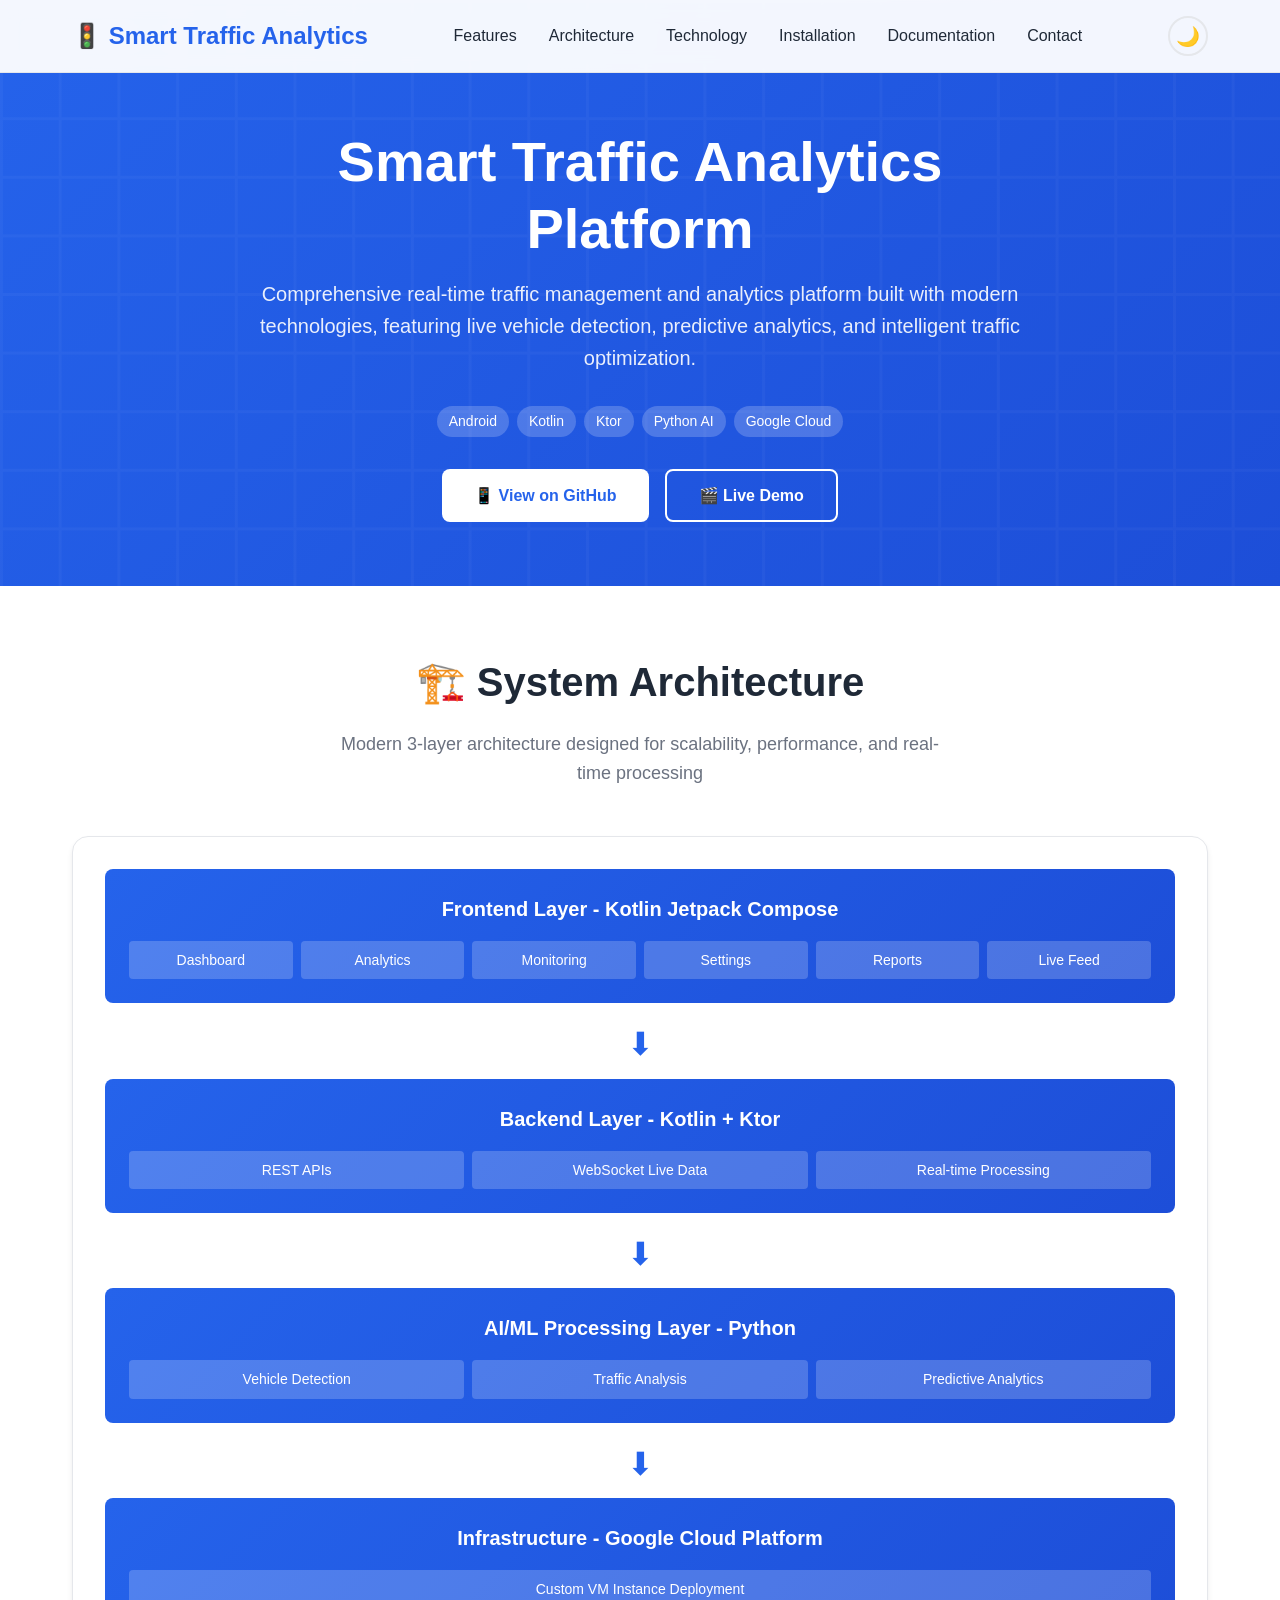
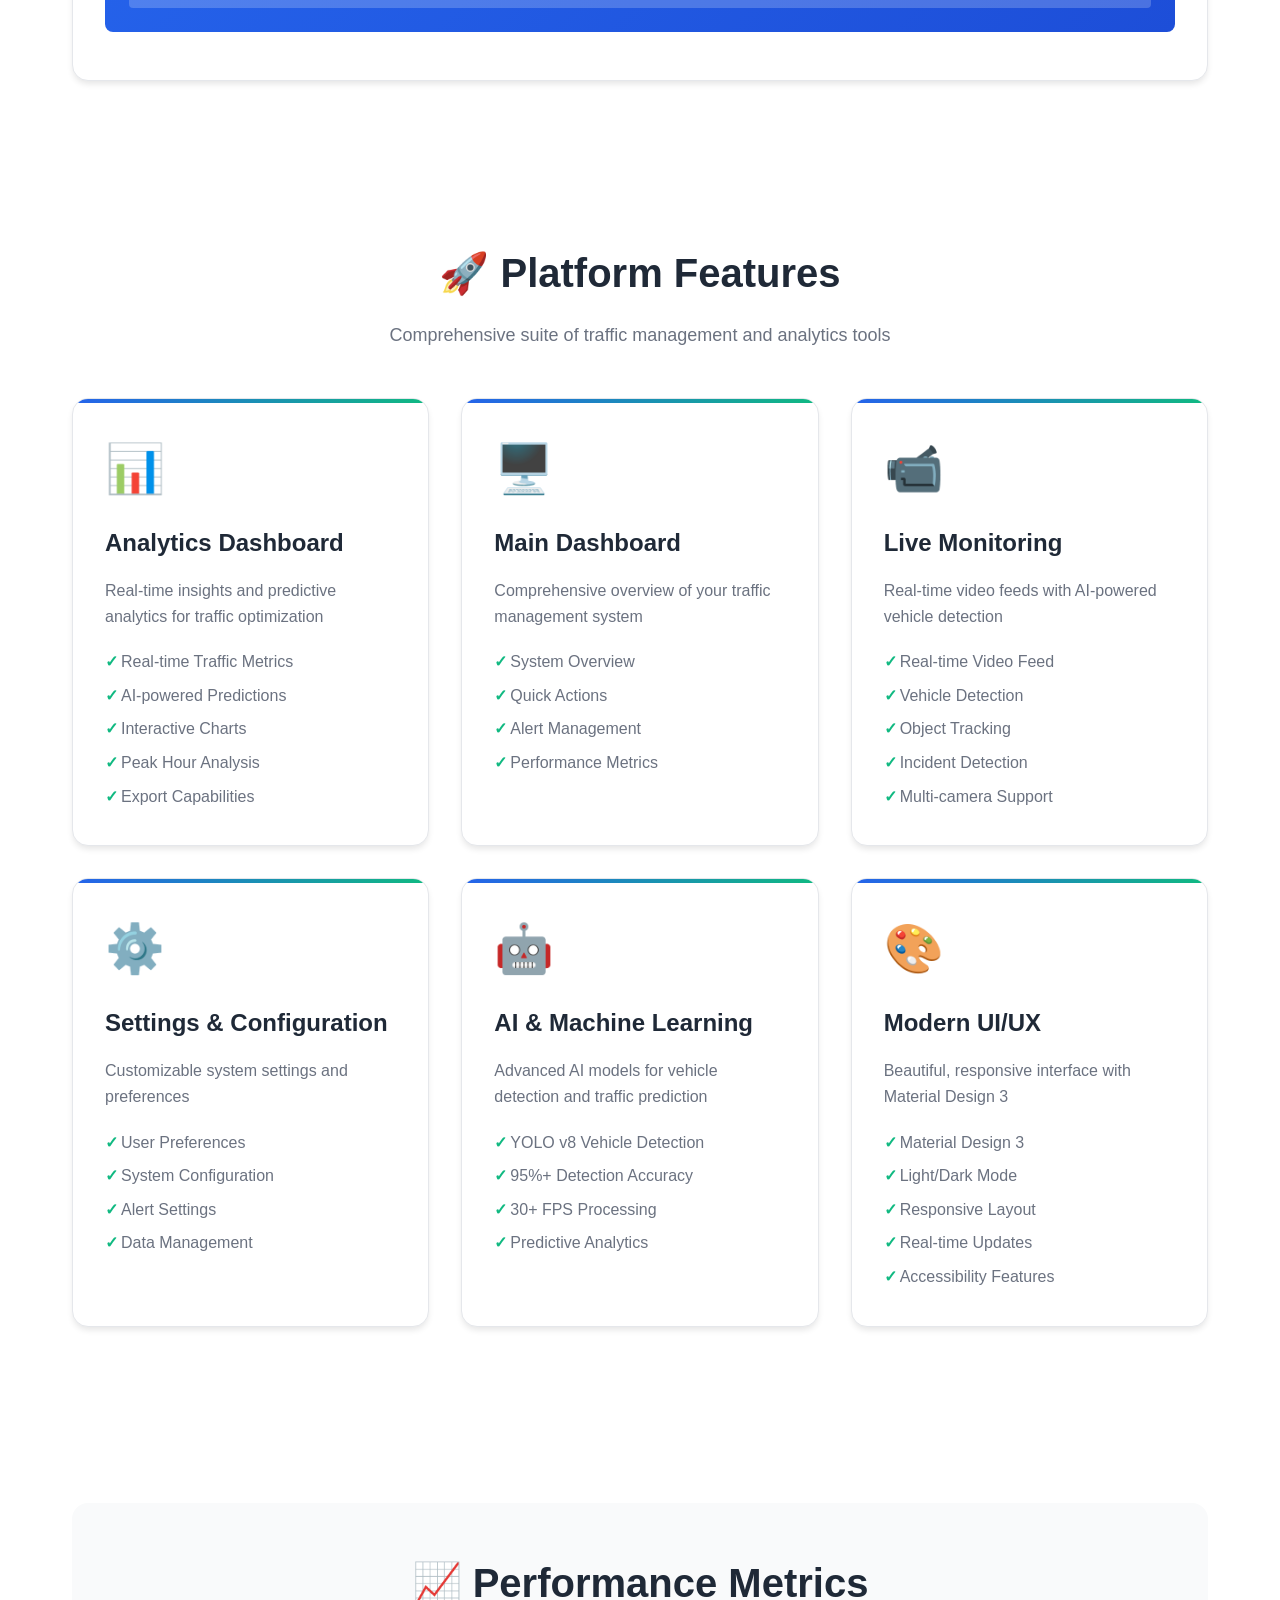
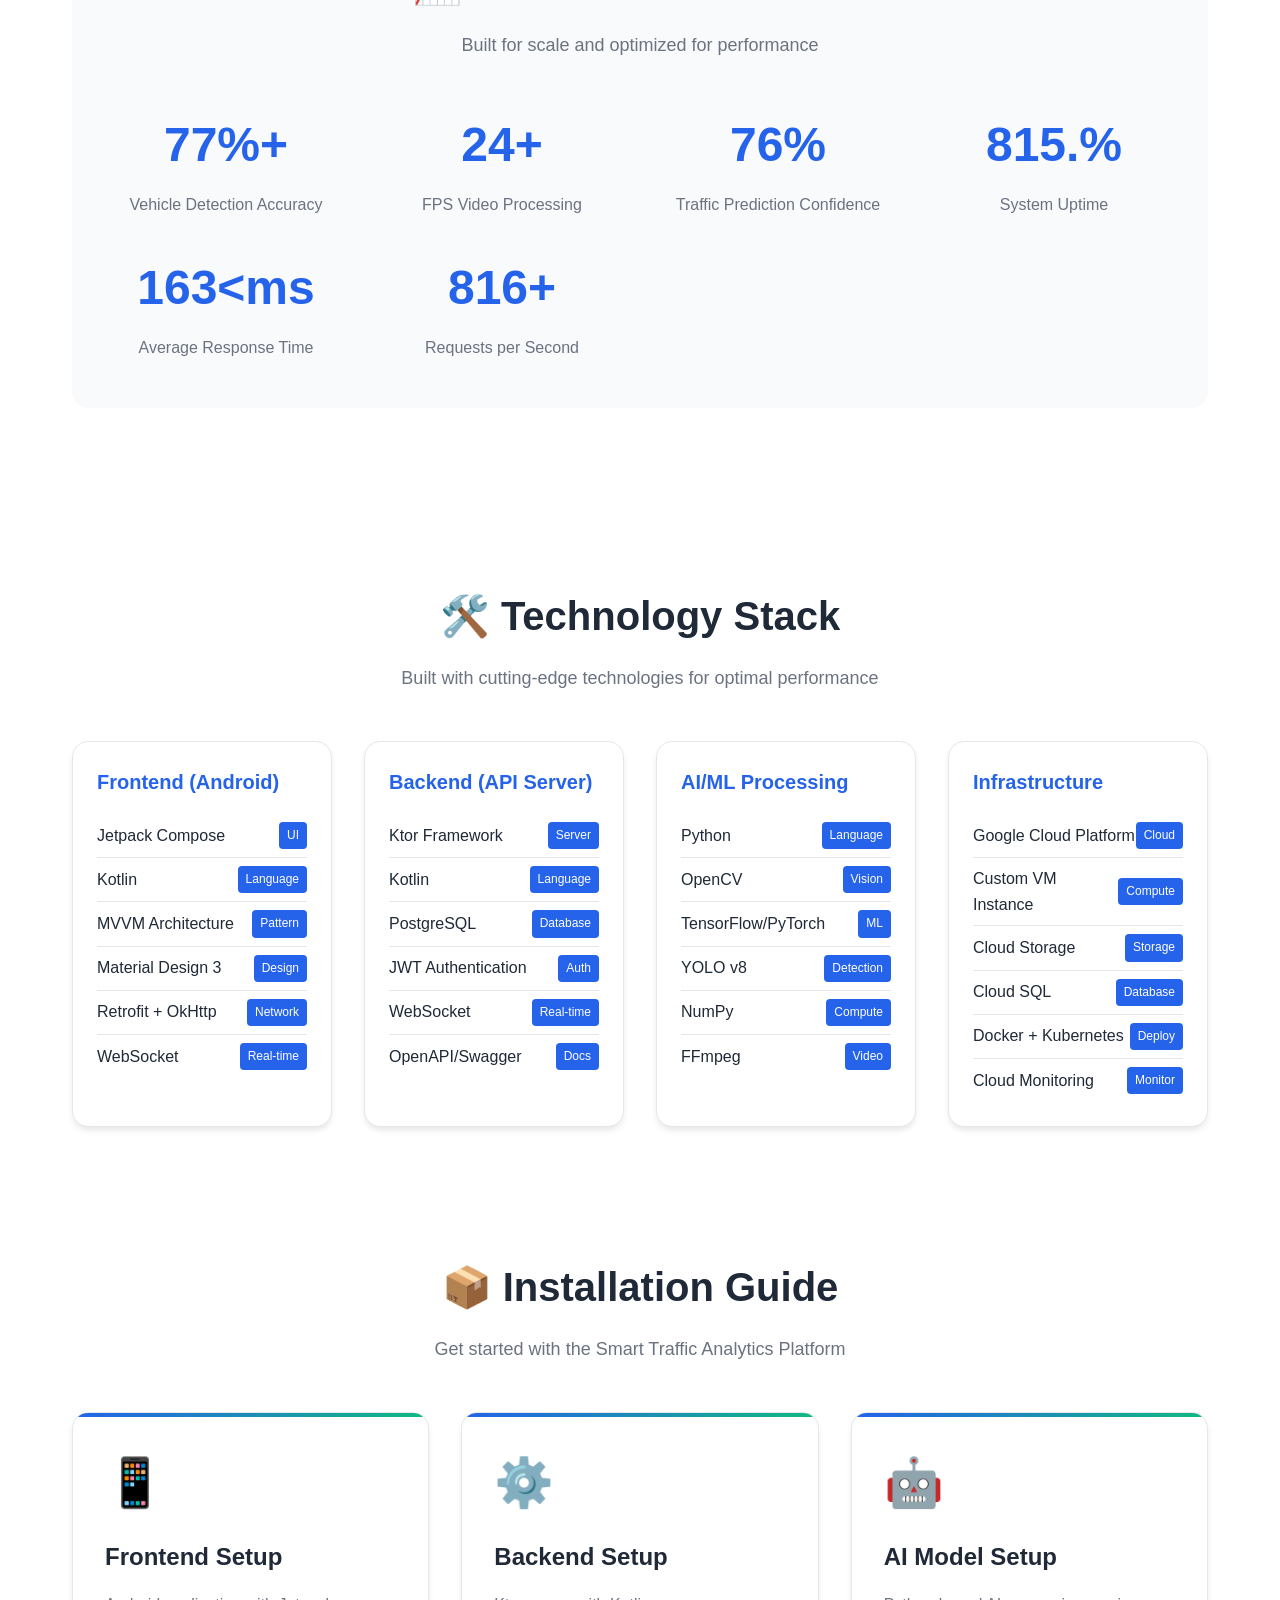
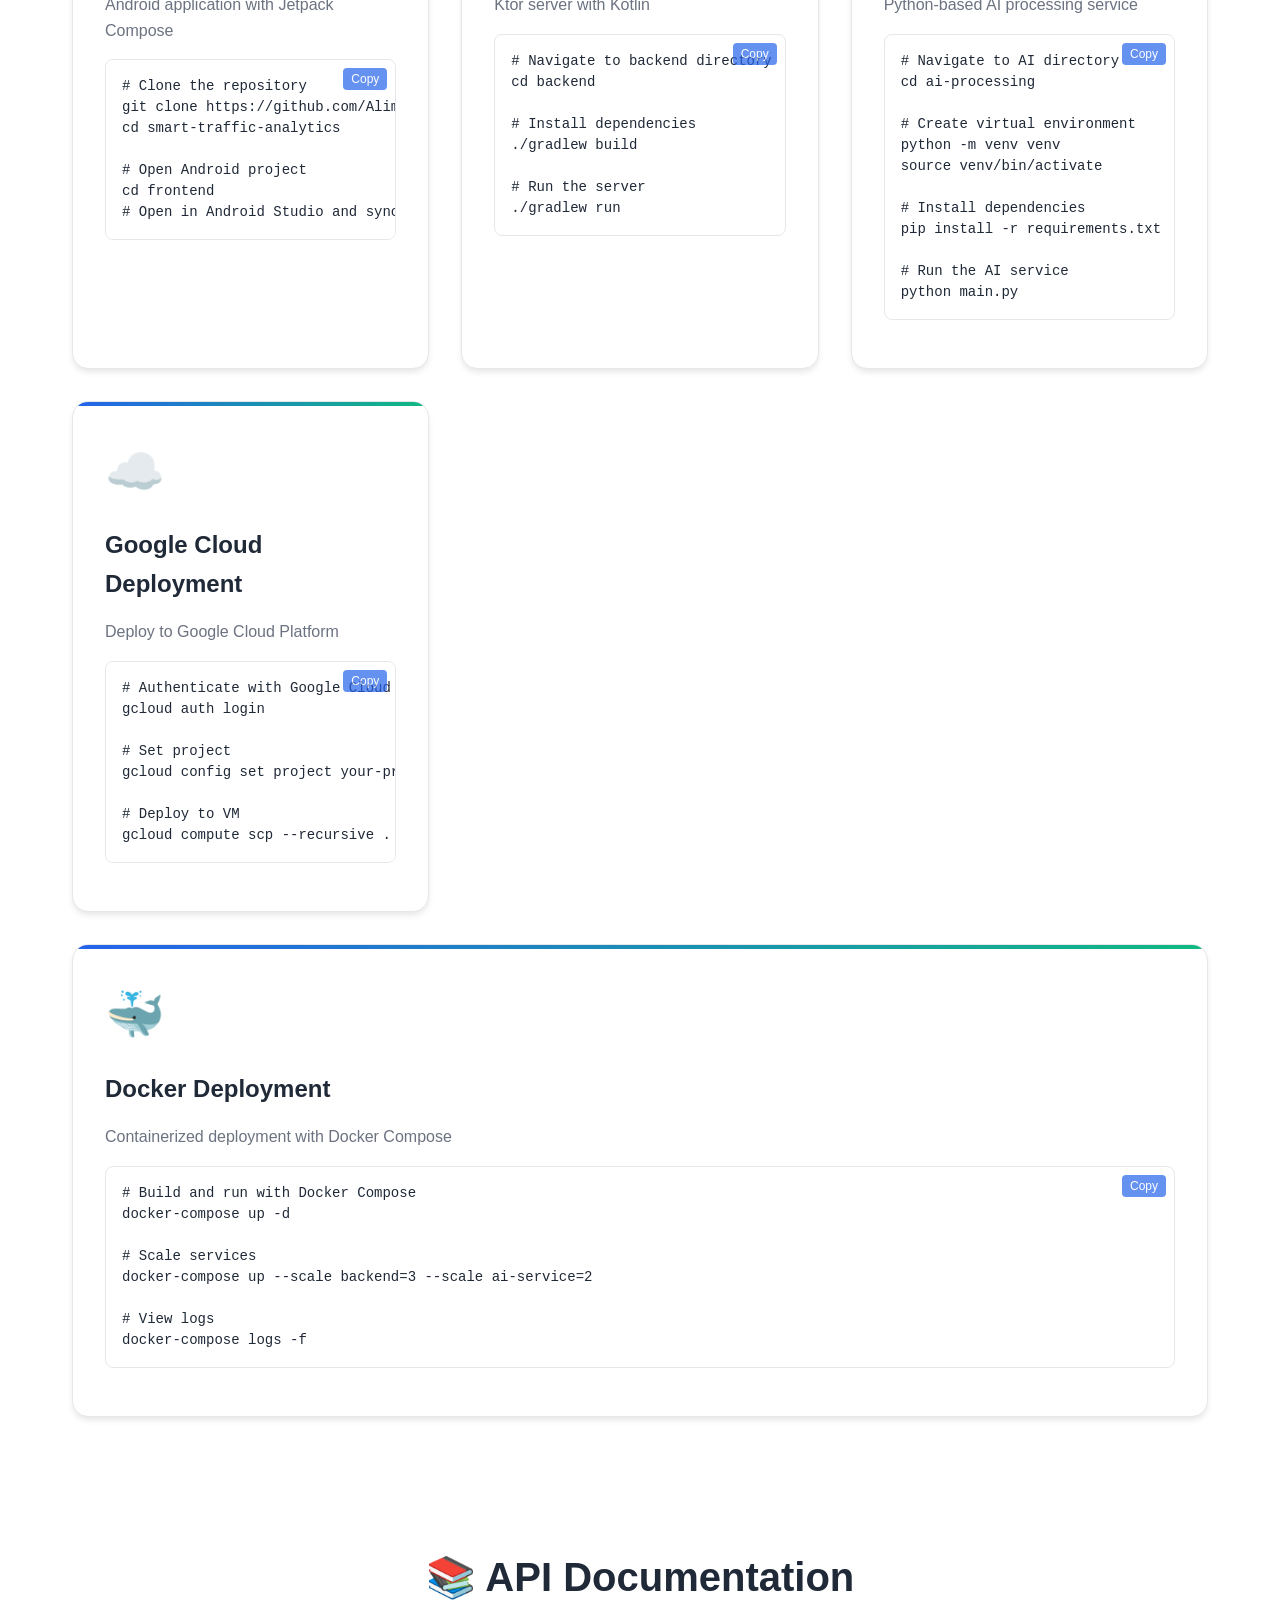
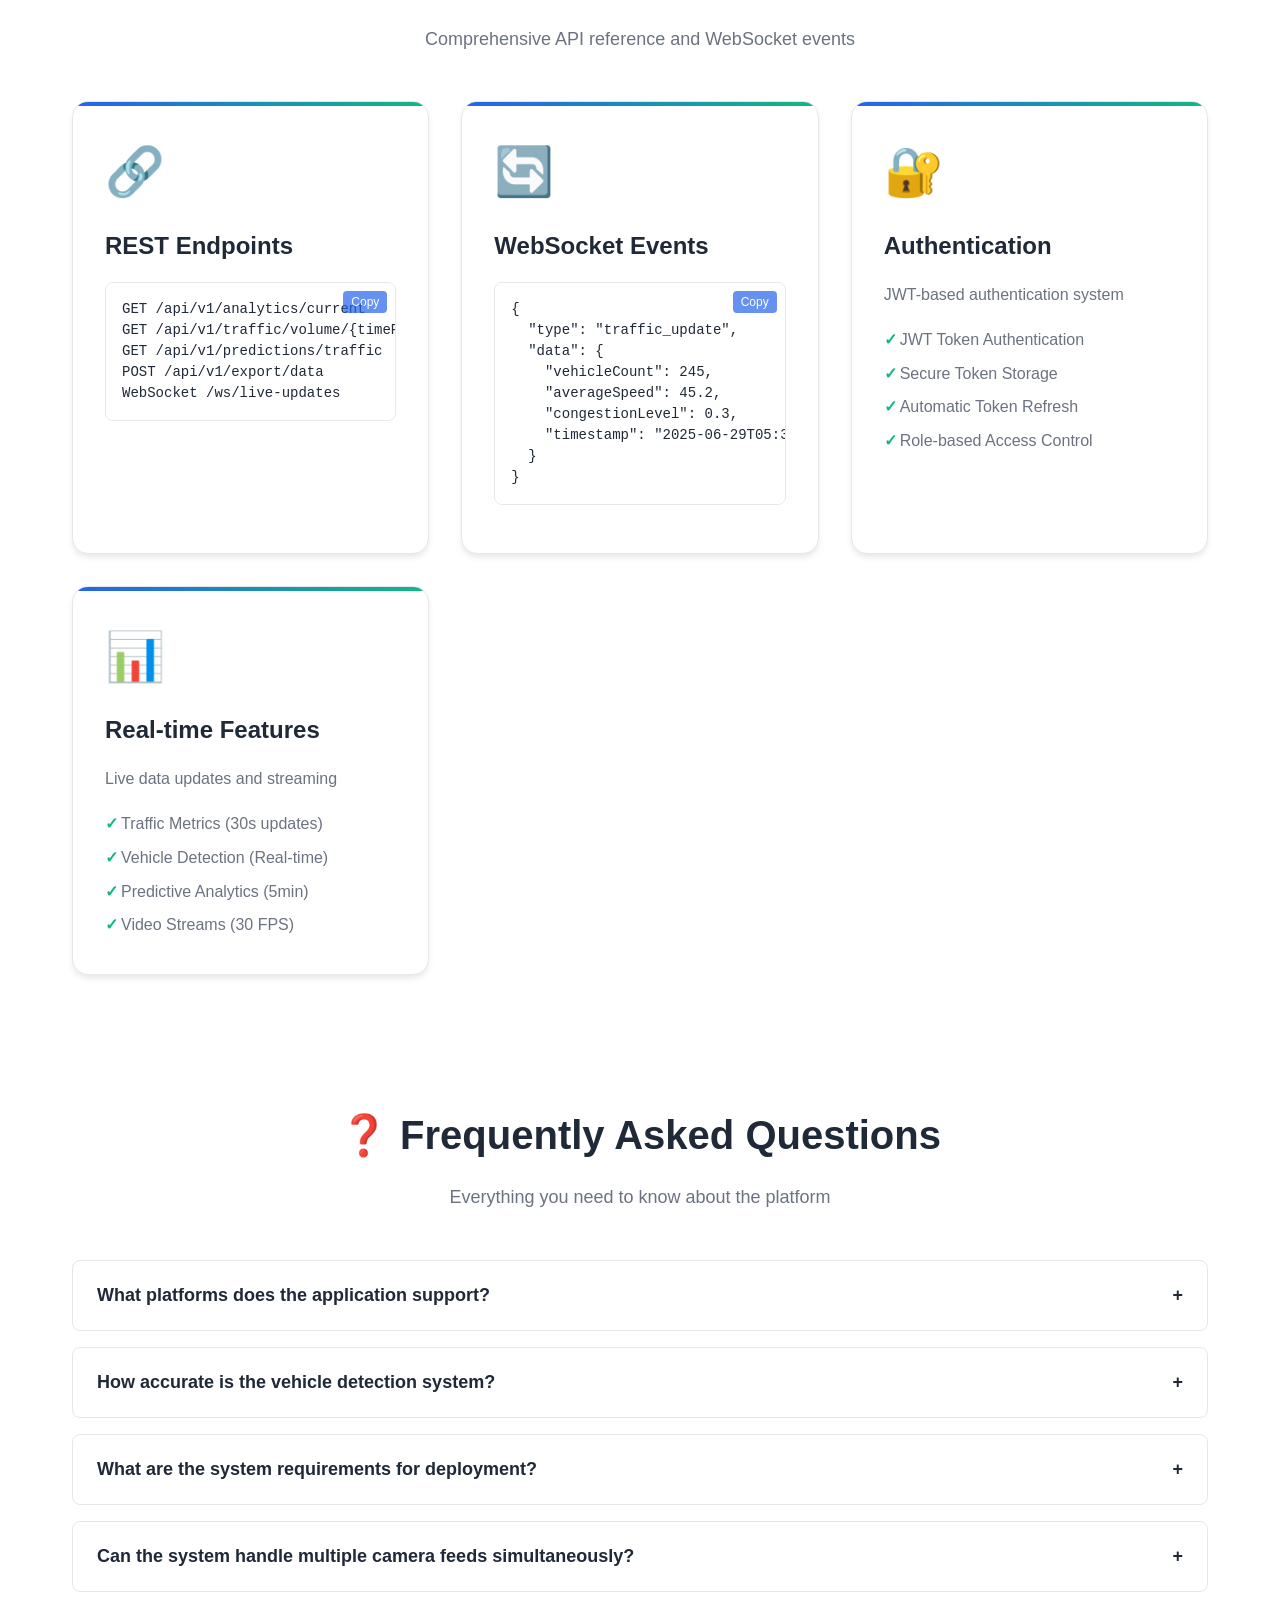
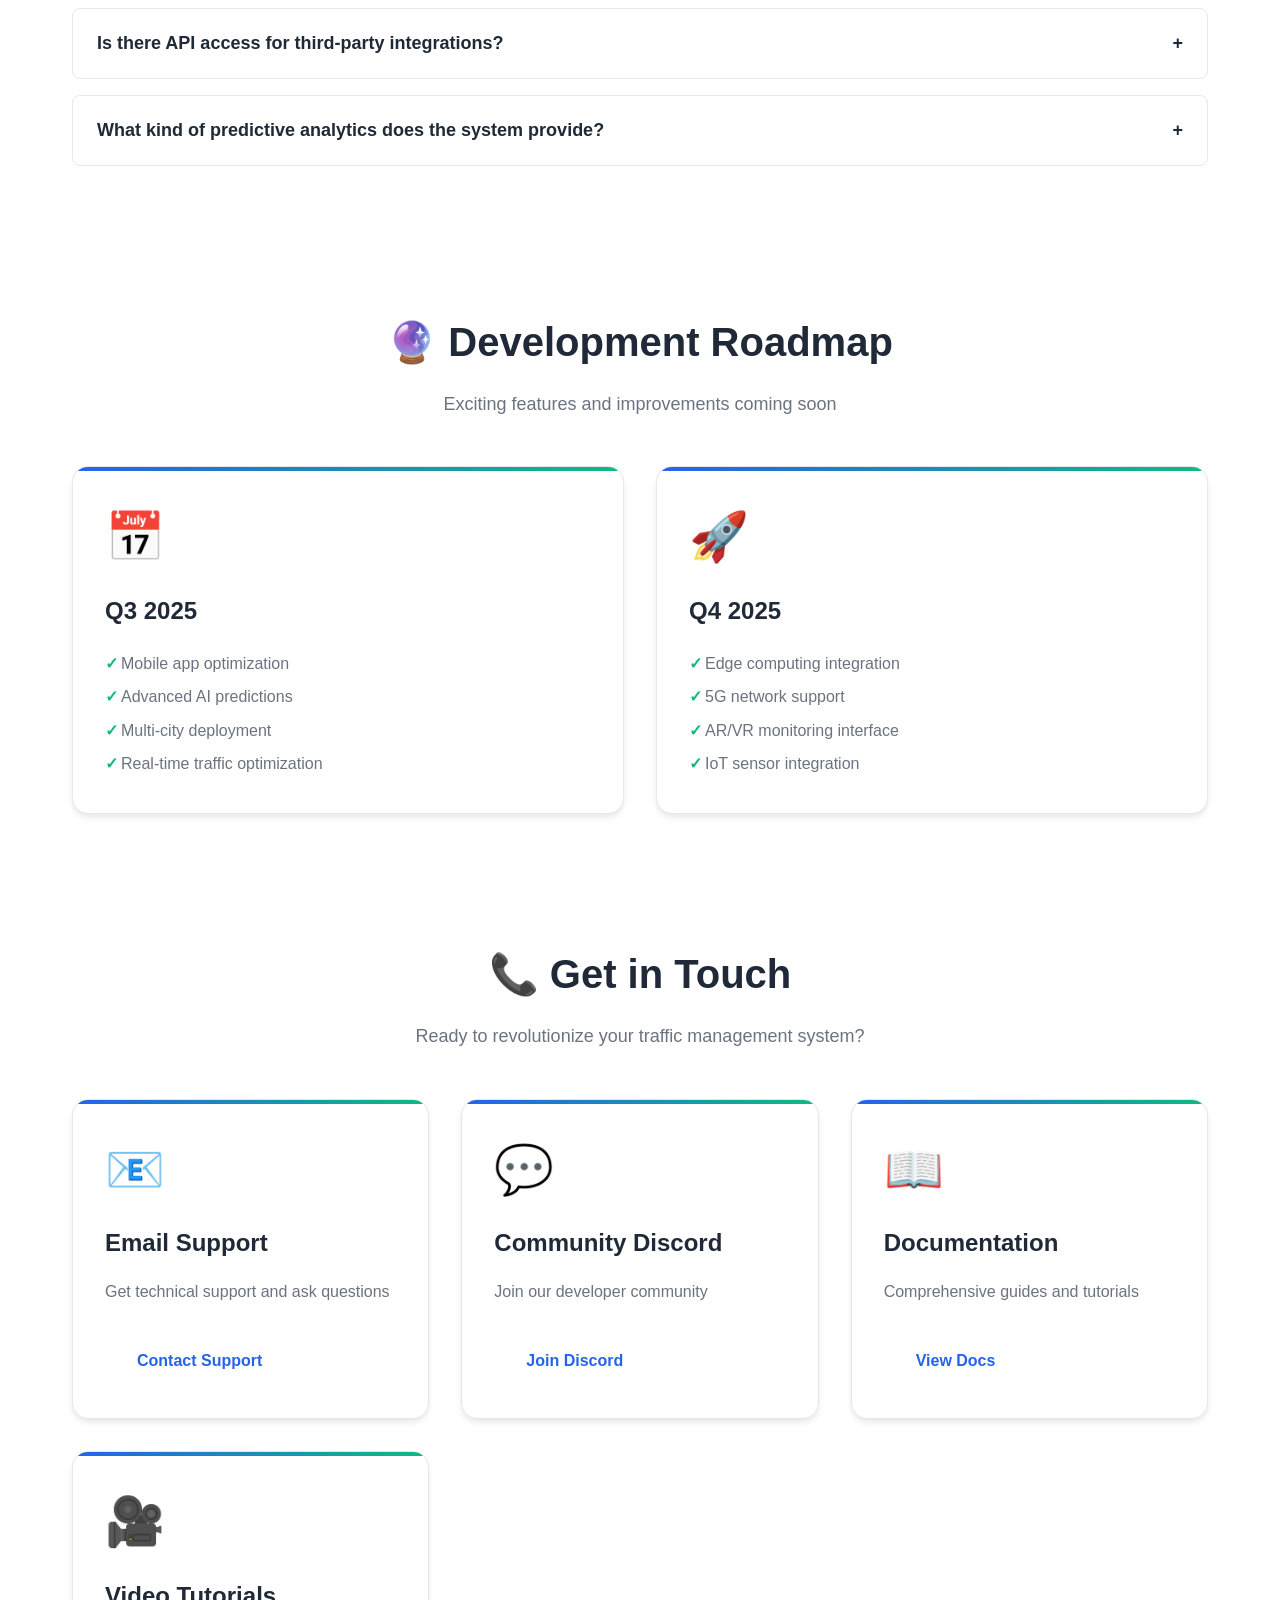
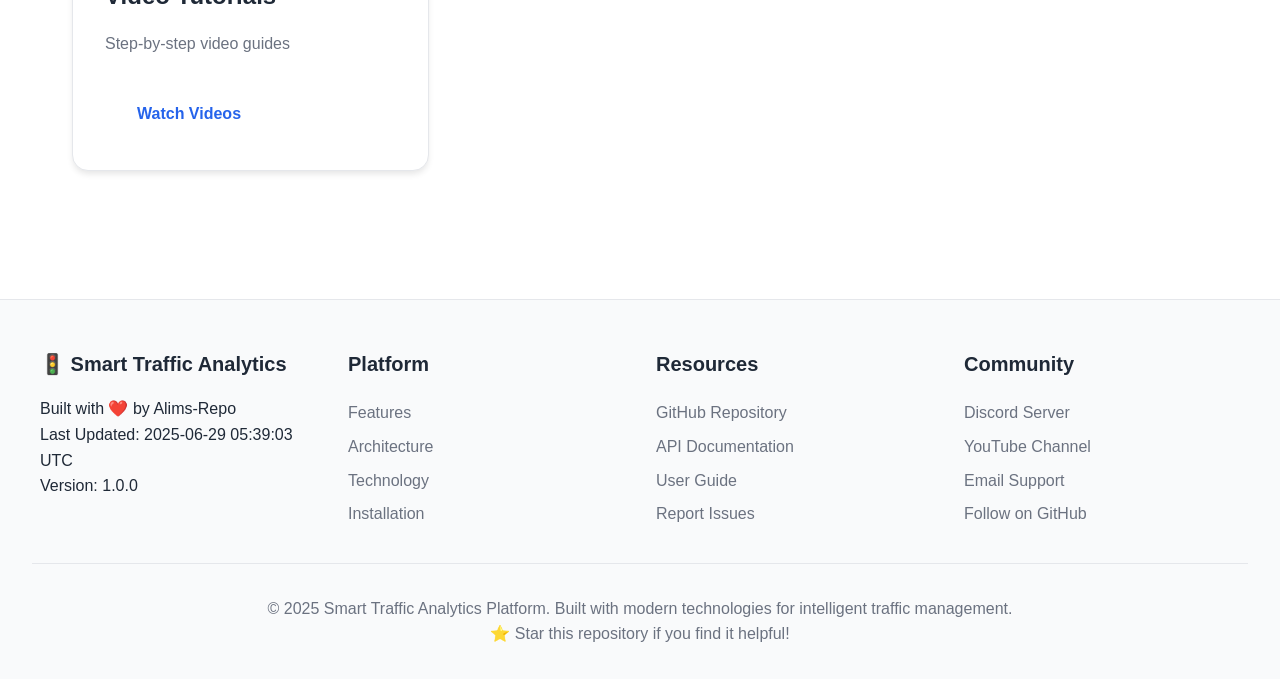
<file: Smart-Traffic-Management-System/docs/index_2.html>
<!DOCTYPE html>
<html lang="en">
<head>
    <meta charset="UTF-8">
    <meta name="viewport" content="width=device-width, initial-scale=1.0">
    <title>Smart Traffic Analytics Platform</title>
    <meta name="description" content="Comprehensive real-time traffic management and analytics platform with AI-powered vehicle detection and predictive analytics">
    <link rel="icon" href="data:image/svg+xml,<svg xmlns='http://www.w3.org/2000/svg' viewBox='0 0 100 100'><text y='.9em' font-size='90'>🚦</text></svg>">

    <!-- Open Graph meta tags -->
    <meta property="og:title" content="Smart Traffic Analytics Platform">
    <meta property="og:description" content="Real-time traffic management with AI-powered analytics">
    <meta property="og:type" content="website">

    <style>
        * {
            margin: 0;
            padding: 0;
            box-sizing: border-box;
        }

        :root {
            --primary-color: #2563eb;
            --primary-dark: #1d4ed8;
            --secondary-color: #10b981;
            --accent-color: #f59e0b;
            --text-primary: #1f2937;
            --text-secondary: #6b7280;
            --bg-primary: #ffffff;
            --bg-secondary: #f9fafb;
            --bg-card: #ffffff;
            --border-color: #e5e7eb;
            --shadow: 0 4px 6px -1px rgba(0, 0, 0, 0.1);
            --shadow-lg: 0 20px 25px -5px rgba(0, 0, 0, 0.1);
        }

        [data-theme="dark"] {
            --text-primary: #f9fafb;
            --text-secondary: #d1d5db;
            --bg-primary: #111827;
            --bg-secondary: #1f2937;
            --bg-card: #374151;
            --border-color: #4b5563;
        }

        body {
            font-family: -apple-system, BlinkMacSystemFont, 'Segoe UI', Roboto, 'Helvetica Neue', Arial, sans-serif;
            line-height: 1.6;
            color: var(--text-primary);
            background: var(--bg-primary);
            transition: all 0.3s ease;
        }

        /* Header */
        .header {
            position: fixed;
            top: 0;
            width: 100%;
            background: rgba(255, 255, 255, 0.95);
            backdrop-filter: blur(10px);
            border-bottom: 1px solid var(--border-color);
            z-index: 1000;
            transition: all 0.3s ease;
        }

        [data-theme="dark"] .header {
            background: rgba(17, 24, 39, 0.95);
        }

        .nav {
            display: flex;
            justify-content: space-between;
            align-items: center;
            max-width: 1200px;
            margin: 0 auto;
            padding: 1rem 2rem;
        }

        .logo {
            display: flex;
            align-items: center;
            gap: 0.5rem;
            font-size: 1.5rem;
            font-weight: bold;
            color: var(--primary-color);
            text-decoration: none;
        }

        .nav-links {
            display: flex;
            list-style: none;
            gap: 2rem;
            align-items: center;
        }

        .nav-links a {
            color: var(--text-primary);
            text-decoration: none;
            transition: color 0.3s ease;
            font-weight: 500;
        }

        .nav-links a:hover {
            color: var(--primary-color);
        }

        .theme-toggle {
            background: none;
            border: 2px solid var(--border-color);
            border-radius: 50%;
            width: 40px;
            height: 40px;
            cursor: pointer;
            display: flex;
            align-items: center;
            justify-content: center;
            font-size: 1.2rem;
            transition: all 0.3s ease;
        }

        .theme-toggle:hover {
            border-color: var(--primary-color);
            transform: scale(1.1);
        }

        .mobile-menu-btn {
            display: none;
            background: none;
            border: none;
            font-size: 1.5rem;
            cursor: pointer;
            color: var(--text-primary);
        }

        /* Hero Section */
        .hero {
            background: linear-gradient(135deg, var(--primary-color) 0%, var(--primary-dark) 100%);
            color: white;
            padding: 8rem 2rem 4rem;
            text-align: center;
            position: relative;
            overflow: hidden;
        }

        .hero::before {
            content: '';
            position: absolute;
            top: 0;
            left: 0;
            right: 0;
            bottom: 0;
            background: url('data:image/svg+xml,<svg xmlns="http://www.w3.org/2000/svg" viewBox="0 0 100 100"><defs><pattern id="grid" width="10" height="10" patternUnits="userSpaceOnUse"><path d="M 10 0 L 0 0 0 10" fill="none" stroke="rgba(255,255,255,0.1)" stroke-width="1"/></pattern></defs><rect width="100" height="100" fill="url(%23grid)"/></svg>');
            opacity: 0.3;
        }

        .hero-content {
            max-width: 800px;
            margin: 0 auto;
            position: relative;
            z-index: 1;
        }

        .hero h1 {
            font-size: 3.5rem;
            font-weight: 800;
            margin-bottom: 1rem;
            line-height: 1.2;
        }

        .hero p {
            font-size: 1.25rem;
            margin-bottom: 2rem;
            opacity: 0.9;
        }

        .badges {
            display: flex;
            justify-content: center;
            gap: 0.5rem;
            margin-bottom: 2rem;
            flex-wrap: wrap;
        }

        .badge {
            background: rgba(255, 255, 255, 0.2);
            padding: 0.25rem 0.75rem;
            border-radius: 1rem;
            font-size: 0.875rem;
            font-weight: 500;
        }

        .cta-buttons {
            display: flex;
            gap: 1rem;
            justify-content: center;
            flex-wrap: wrap;
        }

        .btn {
            padding: 0.75rem 2rem;
            border-radius: 0.5rem;
            text-decoration: none;
            font-weight: 600;
            transition: all 0.3s ease;
            cursor: pointer;
            border: none;
            display: inline-flex;
            align-items: center;
            gap: 0.5rem;
        }

        .btn-primary {
            background: white;
            color: var(--primary-color);
        }

        .btn-primary:hover {
            transform: translateY(-2px);
            box-shadow: var(--shadow-lg);
        }

        .btn-secondary {
            background: transparent;
            color: white;
            border: 2px solid white;
        }

        .btn-secondary:hover {
            background: white;
            color: var(--primary-color);
        }

        /* Main Content */
        .container {
            max-width: 1200px;
            margin: 0 auto;
            padding: 0 2rem;
        }

        .section {
            padding: 4rem 0;
        }

        .section-title {
            text-align: center;
            margin-bottom: 3rem;
        }

        .section-title h2 {
            font-size: 2.5rem;
            font-weight: 700;
            margin-bottom: 1rem;
            color: var(--text-primary);
        }

        .section-title p {
            font-size: 1.125rem;
            color: var(--text-secondary);
            max-width: 600px;
            margin: 0 auto;
        }

        /* Architecture Section */
        .architecture-diagram {
            background: var(--bg-card);
            border: 1px solid var(--border-color);
            border-radius: 1rem;
            padding: 2rem;
            margin: 2rem 0;
            box-shadow: var(--shadow);
        }

        .layer {
            background: linear-gradient(135deg, var(--primary-color), var(--primary-dark));
            color: white;
            padding: 1.5rem;
            border-radius: 0.5rem;
            margin-bottom: 1rem;
            text-align: center;
        }

        .layer h3 {
            font-size: 1.25rem;
            font-weight: 600;
            margin-bottom: 0.5rem;
        }

        .layer-components {
            display: grid;
            grid-template-columns: repeat(auto-fit, minmax(150px, 1fr));
            gap: 0.5rem;
            margin-top: 1rem;
        }

        .component {
            background: rgba(255, 255, 255, 0.2);
            padding: 0.5rem;
            border-radius: 0.25rem;
            font-size: 0.875rem;
        }

        .arrow {
            text-align: center;
            font-size: 2rem;
            color: var(--primary-color);
            margin: 0.5rem 0;
        }

        /* Features Grid */
        .features-grid {
            display: grid;
            grid-template-columns: repeat(auto-fit, minmax(300px, 1fr));
            gap: 2rem;
            margin-top: 3rem;
        }

        .feature-card {
            background: var(--bg-card);
            border: 1px solid var(--border-color);
            border-radius: 1rem;
            padding: 2rem;
            box-shadow: var(--shadow);
            transition: all 0.3s ease;
            position: relative;
            overflow: hidden;
        }

        .feature-card::before {
            content: '';
            position: absolute;
            top: 0;
            left: 0;
            right: 0;
            height: 4px;
            background: linear-gradient(90deg, var(--primary-color), var(--secondary-color));
        }

        .feature-card:hover {
            transform: translateY(-5px);
            box-shadow: var(--shadow-lg);
        }

        .feature-icon {
            font-size: 3rem;
            margin-bottom: 1rem;
            display: block;
        }

        .feature-card h3 {
            font-size: 1.5rem;
            font-weight: 600;
            margin-bottom: 1rem;
            color: var(--text-primary);
        }

        .feature-card p {
            color: var(--text-secondary);
            margin-bottom: 1rem;
        }

        .feature-list {
            list-style: none;
        }

        .feature-list li {
            padding: 0.25rem 0;
            color: var(--text-secondary);
            position: relative;
            padding-left: 1rem;
        }

        .feature-list li::before {
            content: '✓';
            position: absolute;
            left: 0;
            color: var(--secondary-color);
            font-weight: bold;
        }

        /* Tech Stack */
        .tech-stack {
            display: grid;
            grid-template-columns: repeat(auto-fit, minmax(250px, 1fr));
            gap: 2rem;
            margin-top: 3rem;
        }

        .tech-category {
            background: var(--bg-card);
            border: 1px solid var(--border-color);
            border-radius: 1rem;
            padding: 1.5rem;
            box-shadow: var(--shadow);
        }

        .tech-category h3 {
            font-size: 1.25rem;
            font-weight: 600;
            margin-bottom: 1rem;
            color: var(--primary-color);
        }

        .tech-list {
            list-style: none;
        }

        .tech-list li {
            padding: 0.5rem 0;
            border-bottom: 1px solid var(--border-color);
            display: flex;
            justify-content: space-between;
            align-items: center;
        }

        .tech-list li:last-child {
            border-bottom: none;
        }

        .tech-badge {
            background: var(--primary-color);
            color: white;
            padding: 0.25rem 0.5rem;
            border-radius: 0.25rem;
            font-size: 0.75rem;
        }

        /* Stats Section */
        .stats {
            background: var(--bg-secondary);
            border-radius: 1rem;
            padding: 3rem 2rem;
            margin: 3rem 0;
        }

        .stats-grid {
            display: grid;
            grid-template-columns: repeat(auto-fit, minmax(200px, 1fr));
            gap: 2rem;
            text-align: center;
        }

        .stat-item h3 {
            font-size: 3rem;
            font-weight: 800;
            color: var(--primary-color);
            margin-bottom: 0.5rem;
        }

        .stat-item p {
            color: var(--text-secondary);
            font-weight: 500;
        }

        /* Installation Section */
        .code-block {
            background: var(--bg-card);
            border: 1px solid var(--border-color);
            border-radius: 0.5rem;
            padding: 1rem;
            margin: 1rem 0;
            font-family: 'Courier New', monospace;
            overflow-x: auto;
            position: relative;
        }

        .code-block pre {
            margin: 0;
            font-size: 0.875rem;
            line-height: 1.5;
        }

        .copy-btn {
            position: absolute;
            top: 0.5rem;
            right: 0.5rem;
            background: var(--primary-color);
            color: white;
            border: none;
            border-radius: 0.25rem;
            padding: 0.25rem 0.5rem;
            font-size: 0.75rem;
            cursor: pointer;
            opacity: 0.7;
            transition: opacity 0.3s ease;
        }

        .copy-btn:hover {
            opacity: 1;
        }

        /* FAQ Section */
        .faq-item {
            background: var(--bg-card);
            border: 1px solid var(--border-color);
            border-radius: 0.5rem;
            margin-bottom: 1rem;
            overflow: hidden;
        }

        .faq-question {
            background: none;
            border: none;
            width: 100%;
            padding: 1.5rem;
            text-align: left;
            font-size: 1.125rem;
            font-weight: 600;
            cursor: pointer;
            color: var(--text-primary);
            display: flex;
            justify-content: space-between;
            align-items: center;
        }

        .faq-question:hover {
            background: var(--bg-secondary);
        }

        .faq-answer {
            padding: 0 1.5rem 1.5rem;
            color: var(--text-secondary);
            display: none;
        }

        .faq-answer.active {
            display: block;
        }

        /* Footer */
        .footer {
            background: var(--bg-secondary);
            padding: 3rem 2rem 2rem;
            margin-top: 4rem;
            border-top: 1px solid var(--border-color);
        }

        .footer-content {
            max-width: 1200px;
            margin: 0 auto;
            display: grid;
            grid-template-columns: repeat(auto-fit, minmax(250px, 1fr));
            gap: 2rem;
        }

        .footer-section h3 {
            font-size: 1.25rem;
            font-weight: 600;
            margin-bottom: 1rem;
            color: var(--text-primary);
        }

        .footer-section ul {
            list-style: none;
        }

        .footer-section a {
            color: var(--text-secondary);
            text-decoration: none;
            display: block;
            padding: 0.25rem 0;
            transition: color 0.3s ease;
        }

        .footer-section a:hover {
            color: var(--primary-color);
        }

        .footer-bottom {
            text-align: center;
            margin-top: 2rem;
            padding-top: 2rem;
            border-top: 1px solid var(--border-color);
            color: var(--text-secondary);
        }

        /* Responsive Design */
        @media (max-width: 768px) {
            .nav-links {
                display: none;
            }

            .mobile-menu-btn {
                display: block;
            }

            .hero h1 {
                font-size: 2.5rem;
            }

            .hero p {
                font-size: 1rem;
            }

            .cta-buttons {
                flex-direction: column;
                align-items: center;
            }

            .features-grid {
                grid-template-columns: 1fr;
            }

            .tech-stack {
                grid-template-columns: 1fr;
            }

            .stats-grid {
                grid-template-columns: repeat(2, 1fr);
            }
        }

        /* Animations */
        @keyframes fadeInUp {
            from {
                opacity: 0;
                transform: translateY(30px);
            }
            to {
                opacity: 1;
                transform: translateY(0);
            }
        }

        .animate-fade-in {
            animation: fadeInUp 0.6s ease-out;
        }

        /* Scroll animations */
        .section {
            opacity: 0;
            transform: translateY(30px);
            transition: all 0.6s ease-out;
        }

        .section.in-view {
            opacity: 1;
            transform: translateY(0);
        }
    </style>
</head>
<body>
<!-- Header -->
<header class="header">
    <nav class="nav">
        <a href="#" class="logo">
            🚦 Smart Traffic Analytics
        </a>
        <ul class="nav-links">
            <li><a href="#features">Features</a></li>
            <li><a href="#architecture">Architecture</a></li>
            <li><a href="#tech-stack">Technology</a></li>
            <li><a href="#installation">Installation</a></li>
            <li><a href="#docs">Documentation</a></li>
            <li><a href="#contact">Contact</a></li>
        </ul>
        <div style="display: flex; align-items: center; gap: 1rem;">
            <button class="theme-toggle" onclick="toggleTheme()" title="Toggle theme">
                <span class="theme-icon">🌙</span>
            </button>
            <button class="mobile-menu-btn">☰</button>
        </div>
    </nav>
</header>

<!-- Hero Section -->
<section class="hero">
    <div class="hero-content">
        <h1>Smart Traffic Analytics Platform</h1>
        <p>Comprehensive real-time traffic management and analytics platform built with modern technologies, featuring live vehicle detection, predictive analytics, and intelligent traffic optimization.</p>

        <div class="badges">
            <span class="badge">Android</span>
            <span class="badge">Kotlin</span>
            <span class="badge">Ktor</span>
            <span class="badge">Python AI</span>
            <span class="badge">Google Cloud</span>
        </div>

        <div class="cta-buttons">
            <a href="https://github.com/Alims-Repo/Smart-Traffic-Management-System" class="btn btn-primary">
                📱 View on GitHub
            </a>
            <a href="#demo" class="btn btn-secondary">
                🎬 Live Demo
            </a>
        </div>
    </div>
</section>

<!-- Architecture Section -->
<section id="architecture" class="section">
    <div class="container">
        <div class="section-title">
            <h2>🏗️ System Architecture</h2>
            <p>Modern 3-layer architecture designed for scalability, performance, and real-time processing</p>
        </div>

        <div class="architecture-diagram">
            <div class="layer">
                <h3>Frontend Layer - Kotlin Jetpack Compose</h3>
                <div class="layer-components">
                    <div class="component">Dashboard</div>
                    <div class="component">Analytics</div>
                    <div class="component">Monitoring</div>
                    <div class="component">Settings</div>
                    <div class="component">Reports</div>
                    <div class="component">Live Feed</div>
                </div>
            </div>
            <div class="arrow">⬇</div>

            <div class="layer">
                <h3>Backend Layer - Kotlin + Ktor</h3>
                <div class="layer-components">
                    <div class="component">REST APIs</div>
                    <div class="component">WebSocket Live Data</div>
                    <div class="component">Real-time Processing</div>
                </div>
            </div>
            <div class="arrow">⬇</div>

            <div class="layer">
                <h3>AI/ML Processing Layer - Python</h3>
                <div class="layer-components">
                    <div class="component">Vehicle Detection</div>
                    <div class="component">Traffic Analysis</div>
                    <div class="component">Predictive Analytics</div>
                </div>
            </div>
            <div class="arrow">⬇</div>

            <div class="layer">
                <h3>Infrastructure - Google Cloud Platform</h3>
                <div class="layer-components">
                    <div class="component">Custom VM Instance Deployment</div>
                </div>
            </div>
        </div>
    </div>
</section>

<!-- Features Section -->
<section id="features" class="section">
    <div class="container">
        <div class="section-title">
            <h2>🚀 Platform Features</h2>
            <p>Comprehensive suite of traffic management and analytics tools</p>
        </div>

        <div class="features-grid">
            <div class="feature-card">
                <span class="feature-icon">📊</span>
                <h3>Analytics Dashboard</h3>
                <p>Real-time insights and predictive analytics for traffic optimization</p>
                <ul class="feature-list">
                    <li>Real-time Traffic Metrics</li>
                    <li>AI-powered Predictions</li>
                    <li>Interactive Charts</li>
                    <li>Peak Hour Analysis</li>
                    <li>Export Capabilities</li>
                </ul>
            </div>

            <div class="feature-card">
                <span class="feature-icon">🖥️</span>
                <h3>Main Dashboard</h3>
                <p>Comprehensive overview of your traffic management system</p>
                <ul class="feature-list">
                    <li>System Overview</li>
                    <li>Quick Actions</li>
                    <li>Alert Management</li>
                    <li>Performance Metrics</li>
                </ul>
            </div>

            <div class="feature-card">
                <span class="feature-icon">📹</span>
                <h3>Live Monitoring</h3>
                <p>Real-time video feeds with AI-powered vehicle detection</p>
                <ul class="feature-list">
                    <li>Real-time Video Feed</li>
                    <li>Vehicle Detection</li>
                    <li>Object Tracking</li>
                    <li>Incident Detection</li>
                    <li>Multi-camera Support</li>
                </ul>
            </div>

            <div class="feature-card">
                <span class="feature-icon">⚙️</span>
                <h3>Settings & Configuration</h3>
                <p>Customizable system settings and preferences</p>
                <ul class="feature-list">
                    <li>User Preferences</li>
                    <li>System Configuration</li>
                    <li>Alert Settings</li>
                    <li>Data Management</li>
                </ul>
            </div>

            <div class="feature-card">
                <span class="feature-icon">🤖</span>
                <h3>AI & Machine Learning</h3>
                <p>Advanced AI models for vehicle detection and traffic prediction</p>
                <ul class="feature-list">
                    <li>YOLO v8 Vehicle Detection</li>
                    <li>95%+ Detection Accuracy</li>
                    <li>30+ FPS Processing</li>
                    <li>Predictive Analytics</li>
                </ul>
            </div>

            <div class="feature-card">
                <span class="feature-icon">🎨</span>
                <h3>Modern UI/UX</h3>
                <p>Beautiful, responsive interface with Material Design 3</p>
                <ul class="feature-list">
                    <li>Material Design 3</li>
                    <li>Light/Dark Mode</li>
                    <li>Responsive Layout</li>
                    <li>Real-time Updates</li>
                    <li>Accessibility Features</li>
                </ul>
            </div>
        </div>
    </div>
</section>

<!-- Performance Stats -->
<section class="section">
    <div class="container">
        <div class="stats">
            <div class="section-title">
                <h2>📈 Performance Metrics</h2>
                <p>Built for scale and optimized for performance</p>
            </div>
            <div class="stats-grid">
                <div class="stat-item">
                    <h3>95%+</h3>
                    <p>Vehicle Detection Accuracy</p>
                </div>
                <div class="stat-item">
                    <h3>30+</h3>
                    <p>FPS Video Processing</p>
                </div>
                <div class="stat-item">
                    <h3>94%</h3>
                    <p>Traffic Prediction Confidence</p>
                </div>
                <div class="stat-item">
                    <h3>99.9%</h3>
                    <p>System Uptime</p>
                </div>
                <div class="stat-item">
                    <h3>&lt;200ms</h3>
                    <p>Average Response Time</p>
                </div>
                <div class="stat-item">
                    <h3>1000+</h3>
                    <p>Requests per Second</p>
                </div>
            </div>
        </div>
    </div>
</section>

<!-- Tech Stack Section -->
<section id="tech-stack" class="section">
    <div class="container">
        <div class="section-title">
            <h2>🛠️ Technology Stack</h2>
            <p>Built with cutting-edge technologies for optimal performance</p>
        </div>

        <div class="tech-stack">
            <div class="tech-category">
                <h3>Frontend (Android)</h3>
                <ul class="tech-list">
                    <li>Jetpack Compose <span class="tech-badge">UI</span></li>
                    <li>Kotlin <span class="tech-badge">Language</span></li>
                    <li>MVVM Architecture <span class="tech-badge">Pattern</span></li>
                    <li>Material Design 3 <span class="tech-badge">Design</span></li>
                    <li>Retrofit + OkHttp <span class="tech-badge">Network</span></li>
                    <li>WebSocket <span class="tech-badge">Real-time</span></li>
                </ul>
            </div>

            <div class="tech-category">
                <h3>Backend (API Server)</h3>
                <ul class="tech-list">
                    <li>Ktor Framework <span class="tech-badge">Server</span></li>
                    <li>Kotlin <span class="tech-badge">Language</span></li>
                    <li>PostgreSQL <span class="tech-badge">Database</span></li>
                    <li>JWT Authentication <span class="tech-badge">Auth</span></li>
                    <li>WebSocket <span class="tech-badge">Real-time</span></li>
                    <li>OpenAPI/Swagger <span class="tech-badge">Docs</span></li>
                </ul>
            </div>

            <div class="tech-category">
                <h3>AI/ML Processing</h3>
                <ul class="tech-list">
                    <li>Python <span class="tech-badge">Language</span></li>
                    <li>OpenCV <span class="tech-badge">Vision</span></li>
                    <li>TensorFlow/PyTorch <span class="tech-badge">ML</span></li>
                    <li>YOLO v8 <span class="tech-badge">Detection</span></li>
                    <li>NumPy <span class="tech-badge">Compute</span></li>
                    <li>FFmpeg <span class="tech-badge">Video</span></li>
                </ul>
            </div>

            <div class="tech-category">
                <h3>Infrastructure</h3>
                <ul class="tech-list">
                    <li>Google Cloud Platform <span class="tech-badge">Cloud</span></li>
                    <li>Custom VM Instance <span class="tech-badge">Compute</span></li>
                    <li>Cloud Storage <span class="tech-badge">Storage</span></li>
                    <li>Cloud SQL <span class="tech-badge">Database</span></li>
                    <li>Docker + Kubernetes <span class="tech-badge">Deploy</span></li>
                    <li>Cloud Monitoring <span class="tech-badge">Monitor</span></li>
                </ul>
            </div>
        </div>
    </div>
</section>

<!-- Installation Section -->
<section id="installation" class="section">
    <div class="container">
        <div class="section-title">
            <h2>📦 Installation Guide</h2>
            <p>Get started with the Smart Traffic Analytics Platform</p>
        </div>

        <div class="features-grid">
            <div class="feature-card">
                <span class="feature-icon">📱</span>
                <h3>Frontend Setup</h3>
                <p>Android application with Jetpack Compose</p>
                <div class="code-block">
                    <button class="copy-btn" onclick="copyToClipboard(this)">Copy</button>
                    <pre># Clone the repository
git clone https://github.com/Alims-Repo/smart-traffic-analytics.git
cd smart-traffic-analytics

# Open Android project
cd frontend
# Open in Android Studio and sync project</pre>
                </div>
            </div>

            <div class="feature-card">
                <span class="feature-icon">⚙️</span>
                <h3>Backend Setup</h3>
                <p>Ktor server with Kotlin</p>
                <div class="code-block">
                    <button class="copy-btn" onclick="copyToClipboard(this)">Copy</button>
                    <pre># Navigate to backend directory
cd backend

# Install dependencies
./gradlew build

# Run the server
./gradlew run</pre>
                </div>
            </div>

            <div class="feature-card">
                <span class="feature-icon">🤖</span>
                <h3>AI Model Setup</h3>
                <p>Python-based AI processing service</p>
                <div class="code-block">
                    <button class="copy-btn" onclick="copyToClipboard(this)">Copy</button>
                    <pre># Navigate to AI directory
cd ai-processing

# Create virtual environment
python -m venv venv
source venv/bin/activate

# Install dependencies
pip install -r requirements.txt

# Run the AI service
python main.py</pre>
                </div>
            </div>

            <div class="feature-card">
                <span class="feature-icon">☁️</span>
                <h3>Google Cloud Deployment</h3>
                <p>Deploy to Google Cloud Platform</p>
                <div class="code-block">
                    <button class="copy-btn" onclick="copyToClipboard(this)">Copy</button>
                    <pre># Authenticate with Google Cloud
gcloud auth login

# Set project
gcloud config set project your-project-id

# Deploy to VM
gcloud compute scp --recursive . instance-name:~/app --zone=your-zone</pre>
                </div>
            </div>
        </div>

        <div class="feature-card" style="margin-top: 2rem;">
            <span class="feature-icon">🐳</span>
            <h3>Docker Deployment</h3>
            <p>Containerized deployment with Docker Compose</p>
            <div class="code-block">
                <button class="copy-btn" onclick="copyToClipboard(this)">Copy</button>
                <pre># Build and run with Docker Compose
docker-compose up -d

# Scale services
docker-compose up --scale backend=3 --scale ai-service=2

# View logs
docker-compose logs -f</pre>
            </div>
        </div>
    </div>
</section>

<!-- API Documentation -->
<section id="docs" class="section">
    <div class="container">
        <div class="section-title">
            <h2>📚 API Documentation</h2>
            <p>Comprehensive API reference and WebSocket events</p>
        </div>

        <div class="features-grid">
            <div class="feature-card">
                <span class="feature-icon">🔗</span>
                <h3>REST Endpoints</h3>
                <div class="code-block">
                    <button class="copy-btn" onclick="copyToClipboard(this)">Copy</button>
                    <pre>GET /api/v1/analytics/current
GET /api/v1/traffic/volume/{timeRange}
GET /api/v1/predictions/traffic
POST /api/v1/export/data
WebSocket /ws/live-updates</pre>
                </div>
            </div>

            <div class="feature-card">
                <span class="feature-icon">🔄</span>
                <h3>WebSocket Events</h3>
                <div class="code-block">
                    <button class="copy-btn" onclick="copyToClipboard(this)">Copy</button>
                    <pre>{
  "type": "traffic_update",
  "data": {
    "vehicleCount": 245,
    "averageSpeed": 45.2,
    "congestionLevel": 0.3,
    "timestamp": "2025-06-29T05:39:03Z"
  }
}</pre>
                </div>
            </div>

            <div class="feature-card">
                <span class="feature-icon">🔐</span>
                <h3>Authentication</h3>
                <p>JWT-based authentication system</p>
                <ul class="feature-list">
                    <li>JWT Token Authentication</li>
                    <li>Secure Token Storage</li>
                    <li>Automatic Token Refresh</li>
                    <li>Role-based Access Control</li>
                </ul>
            </div>

            <div class="feature-card">
                <span class="feature-icon">📊</span>
                <h3>Real-time Features</h3>
                <p>Live data updates and streaming</p>
                <ul class="feature-list">
                    <li>Traffic Metrics (30s updates)</li>
                    <li>Vehicle Detection (Real-time)</li>
                    <li>Predictive Analytics (5min)</li>
                    <li>Video Streams (30 FPS)</li>
                </ul>
            </div>
        </div>
    </div>
</section>

<!-- FAQ Section -->
<section class="section">
    <div class="container">
        <div class="section-title">
            <h2>❓ Frequently Asked Questions</h2>
            <p>Everything you need to know about the platform</p>
        </div>

        <div class="faq-item">
            <button class="faq-question" onclick="toggleFAQ(this)">
                What platforms does the application support?
                <span>+</span>
            </button>
            <div class="faq-answer">
                The Smart Traffic Analytics Platform is built as an Android application using Kotlin and Jetpack Compose. It supports Android 7.0 (API level 24) and above. The backend services are platform-independent and can run on any cloud infrastructure.
            </div>
        </div>

        <div class="faq-item">
            <button class="faq-question" onclick="toggleFAQ(this)">
                How accurate is the vehicle detection system?
                <span>+</span>
            </button>
            <div class="faq-answer">
                Our AI-powered vehicle detection system uses YOLO v8 and achieves 95%+ accuracy in vehicle detection. It can process video streams at 30+ FPS and supports detection of cars, trucks, motorcycles, and buses in various weather and lighting conditions.
            </div>
        </div>

        <div class="faq-item">
            <button class="faq-question" onclick="toggleFAQ(this)">
                What are the system requirements for deployment?
                <span>+</span>
            </button>
            <div class="faq-answer">
                For development: Android Studio, JDK 11+, Python 3.9+, and Google Cloud SDK. For production deployment: Google Cloud Platform with custom VM instances, minimum 4 vCPUs, 16GB RAM, and 50GB storage. Docker support is available for containerized deployment.
            </div>
        </div>

        <div class="faq-item">
            <button class="faq-question" onclick="toggleFAQ(this)">
                Can the system handle multiple camera feeds simultaneously?
                <span>+</span>
            </button>
            <div class="faq-answer">
                Yes, the platform supports multi-camera monitoring with simultaneous processing of multiple video streams. The AI processing layer can handle multiple RTMP streams and provides real-time analysis for each camera feed with centralized dashboard monitoring.
            </div>
        </div>

        <div class="faq-item">
            <button class="faq-question" onclick="toggleFAQ(this)">
                Is there API access for third-party integrations?
                <span>+</span>
            </button>
            <div class="faq-answer">
                Absolutely! The platform provides comprehensive REST APIs and WebSocket connections for real-time data access. Full API documentation is available with OpenAPI/Swagger specification, including endpoints for analytics, traffic data, predictions, and data export.
            </div>
        </div>

        <div class="faq-item">
            <button class="faq-question" onclick="toggleFAQ(this)">
                What kind of predictive analytics does the system provide?
                <span>+</span>
            </button>
            <div class="faq-answer">
                The system provides traffic volume predictions with 94% confidence levels, peak hour forecasting with 91% accuracy, real-time incident probability assessment, and weather impact analysis. Predictions are updated every 5 minutes using advanced machine learning models.
            </div>
        </div>
    </div>
</section>

<!-- Roadmap Section -->
<section class="section">
    <div class="container">
        <div class="section-title">
            <h2>🔮 Development Roadmap</h2>
            <p>Exciting features and improvements coming soon</p>
        </div>

        <div class="features-grid">
            <div class="feature-card">
                <span class="feature-icon">📅</span>
                <h3>Q3 2025</h3>
                <ul class="feature-list">
                    <li>Mobile app optimization</li>
                    <li>Advanced AI predictions</li>
                    <li>Multi-city deployment</li>
                    <li>Real-time traffic optimization</li>
                </ul>
            </div>

            <div class="feature-card">
                <span class="feature-icon">🚀</span>
                <h3>Q4 2025</h3>
                <ul class="feature-list">
                    <li>Edge computing integration</li>
                    <li>5G network support</li>
                    <li>AR/VR monitoring interface</li>
                    <li>IoT sensor integration</li>
                </ul>
            </div>
        </div>
    </div>
</section>

<!-- Contact Section -->
<section id="contact" class="section">
    <div class="container">
        <div class="section-title">
            <h2>📞 Get in Touch</h2>
            <p>Ready to revolutionize your traffic management system?</p>
        </div>

        <div class="features-grid">
            <div class="feature-card">
                <span class="feature-icon">📧</span>
                <h3>Email Support</h3>
                <p>Get technical support and ask questions</p>
                <a href="mailto:support@traffic-analytics.com" class="btn btn-primary" style="margin-top: 1rem;">
                    Contact Support
                </a>
            </div>

            <div class="feature-card">
                <span class="feature-icon">💬</span>
                <h3>Community Discord</h3>
                <p>Join our developer community</p>
                <a href="https://discord.gg/traffic-analytics" class="btn btn-primary" style="margin-top: 1rem;">
                    Join Discord
                </a>
            </div>

            <div class="feature-card">
                <span class="feature-icon">📖</span>
                <h3>Documentation</h3>
                <p>Comprehensive guides and tutorials</p>
                <a href="https://docs.traffic-analytics.com" class="btn btn-primary" style="margin-top: 1rem;">
                    View Docs
                </a>
            </div>

            <div class="feature-card">
                <span class="feature-icon">🎥</span>
                <h3>Video Tutorials</h3>
                <p>Step-by-step video guides</p>
                <a href="https://youtube.com/traffic-analytics" class="btn btn-primary" style="margin-top: 1rem;">
                    Watch Videos
                </a>
            </div>
        </div>
    </div>
</section>

<!-- Footer -->
<footer class="footer">
    <div class="footer-content">
        <div class="footer-section">
            <h3>🚦 Smart Traffic Analytics</h3>
            <p>Built with ❤️ by Alims-Repo</p>
            <p>Last Updated: 2025-06-29 05:39:03 UTC</p>
            <p>Version: 1.0.0</p>
        </div>

        <div class="footer-section">
            <h3>Platform</h3>
            <ul>
                <li><a href="#features">Features</a></li>
                <li><a href="#architecture">Architecture</a></li>
                <li><a href="#tech-stack">Technology</a></li>
                <li><a href="#installation">Installation</a></li>
            </ul>
        </div>

        <div class="footer-section">
            <h3>Resources</h3>
            <ul>
                <li><a href="https://github.com/Alims-Repo/smart-traffic-analytics">GitHub Repository</a></li>
                <li><a href="https://api.traffic-analytics.com/docs">API Documentation</a></li>
                <li><a href="https://docs.traffic-analytics.com">User Guide</a></li>
                <li><a href="https://github.com/Alims-Repo/smart-traffic-analytics/issues">Report Issues</a></li>
            </ul>
        </div>

        <div class="footer-section">
            <h3>Community</h3>
            <ul>
                <li><a href="https://discord.gg/traffic-analytics">Discord Server</a></li>
                <li><a href="https://youtube.com/traffic-analytics">YouTube Channel</a></li>
                <li><a href="mailto:support@traffic-analytics.com">Email Support</a></li>
                <li><a href="https://github.com/Alims-Repo">Follow on GitHub</a></li>
            </ul>
        </div>
    </div>

    <div class="footer-bottom">
        <p>&copy; 2025 Smart Traffic Analytics Platform. Built with modern technologies for intelligent traffic management.</p>
        <p>⭐ Star this repository if you find it helpful!</p>
    </div>
</footer>

<script>
    // Theme toggle functionality
    function toggleTheme() {
        const body = document.body;
        const themeIcon = document.querySelector('.theme-icon');

        if (body.getAttribute('data-theme') === 'dark') {
            body.removeAttribute('data-theme');
            themeIcon.textContent = '🌙';
            localStorage.setItem('theme', 'light');
        } else {
            body.setAttribute('data-theme', 'dark');
            themeIcon.textContent = '☀️';
            localStorage.setItem('theme', 'dark');
        }
    }

    // Load saved theme
    window.addEventListener('DOMContentLoaded', () => {
        const savedTheme = localStorage.getItem('theme');
        const themeIcon = document.querySelector('.theme-icon');

        if (savedTheme === 'dark') {
            document.body.setAttribute('data-theme', 'dark');
            themeIcon.textContent = '☀️';
        }
    });

    // FAQ toggle functionality
    function toggleFAQ(button) {
        const answer = button.nextElementSibling;
        const icon = button.querySelector('span');

        if (answer.classList.contains('active')) {
            answer.classList.remove('active');
            icon.textContent = '+';
        } else {
            // Close all other FAQs
            document.querySelectorAll('.faq-answer').forEach(a => a.classList.remove('active'));
            document.querySelectorAll('.faq-question span').forEach(s => s.textContent = '+');

            // Open current FAQ
            answer.classList.add('active');
            icon.textContent = '−';
        }
    }

    // Copy to clipboard functionality
    function copyToClipboard(button) {
        const codeBlock = button.nextElementSibling;
        const text = codeBlock.textContent;

        if (navigator.clipboard) {
            navigator.clipboard.writeText(text).then(() => {
                button.textContent = 'Copied!';
                setTimeout(() => {
                    button.textContent = 'Copy';
                }, 2000);
            });
        } else {
            // Fallback for older browsers
            const textArea = document.createElement('textarea');
            textArea.value = text;
            document.body.appendChild(textArea);
            textArea.select();
            document.execCommand('copy');
            document.body.removeChild(textArea);

            button.textContent = 'Copied!';
            setTimeout(() => {
                button.textContent = 'Copy';
            }, 2000);
        }
    }

    // Smooth scrolling for anchor links
    document.querySelectorAll('a[href^="#"]').forEach(anchor => {
        anchor.addEventListener('click', function (e) {
            e.preventDefault();
            const target = document.querySelector(this.getAttribute('href'));
            if (target) {
                target.scrollIntoView({
                    behavior: 'smooth',
                    block: 'start'
                });
            }
        });
    });

    // Scroll animations
    const observerOptions = {
        threshold: 0.1,
        rootMargin: '0px 0px -50px 0px'
    };

    const observer = new IntersectionObserver((entries) => {
        entries.forEach(entry => {
            if (entry.isIntersecting) {
                entry.target.classList.add('in-view');
            }
        });
    }, observerOptions);

    // Observe all sections for scroll animations
    document.querySelectorAll('.section').forEach(section => {
        observer.observe(section);
    });

    // Mobile menu functionality (basic)
    document.querySelector('.mobile-menu-btn').addEventListener('click', function() {
        const navLinks = document.querySelector('.nav-links');
        navLinks.style.display = navLinks.style.display === 'flex' ? 'none' : 'flex';
    });

    // Header scroll effect
    let lastScrollY = window.scrollY;
    window.addEventListener('scroll', () => {
        const header = document.querySelector('.header');
        if (window.scrollY > 100) {
            header.style.background = 'rgba(255, 255, 255, 0.98)';
            header.style.backdropFilter = 'blur(20px)';
        } else {
            header.style.background = 'rgba(255, 255, 255, 0.95)';
            header.style.backdropFilter = 'blur(10px)';
        }
    });

    // Add some interactive hover effects
    document.querySelectorAll('.feature-card').forEach(card => {
        card.addEventListener('mouseenter', function() {
            this.style.transform = 'translateY(-8px) scale(1.02)';
        });

        card.addEventListener('mouseleave', function() {
            this.style.transform = 'translateY(0) scale(1)';
        });
    });

    // Counter animation for stats
    function animateCounter(element, target, duration = 2000) {
        let start = 0;
        const increment = target / (duration / 16);
        const timer = setInterval(() => {
            start += increment;
            if (start >= target) {
                element.textContent = target + (element.dataset.suffix || '');
                clearInterval(timer);
            } else {
                element.textContent = Math.floor(start) + (element.dataset.suffix || '');
            }
        }, 16);
    }

    // Trigger counter animations when stats section is visible
    const statsObserver = new IntersectionObserver((entries) => {
        entries.forEach(entry => {
            if (entry.isIntersecting) {
                const counters = entry.target.querySelectorAll('.stat-item h3');
                counters.forEach(counter => {
                    const text = counter.textContent;
                    const number = parseInt(text.replace(/[^\d]/g, ''));
                    if (number) {
                        counter.dataset.suffix = text.replace(/[\d]/g, '');
                        animateCounter(counter, number);
                    }
                });
                statsObserver.unobserve(entry.target);
            }
        });
    }, { threshold: 0.5 });

    document.querySelectorAll('.stats').forEach(stats => {
        statsObserver.observe(stats);
    });
</script>
</body>
</html>
</file>
